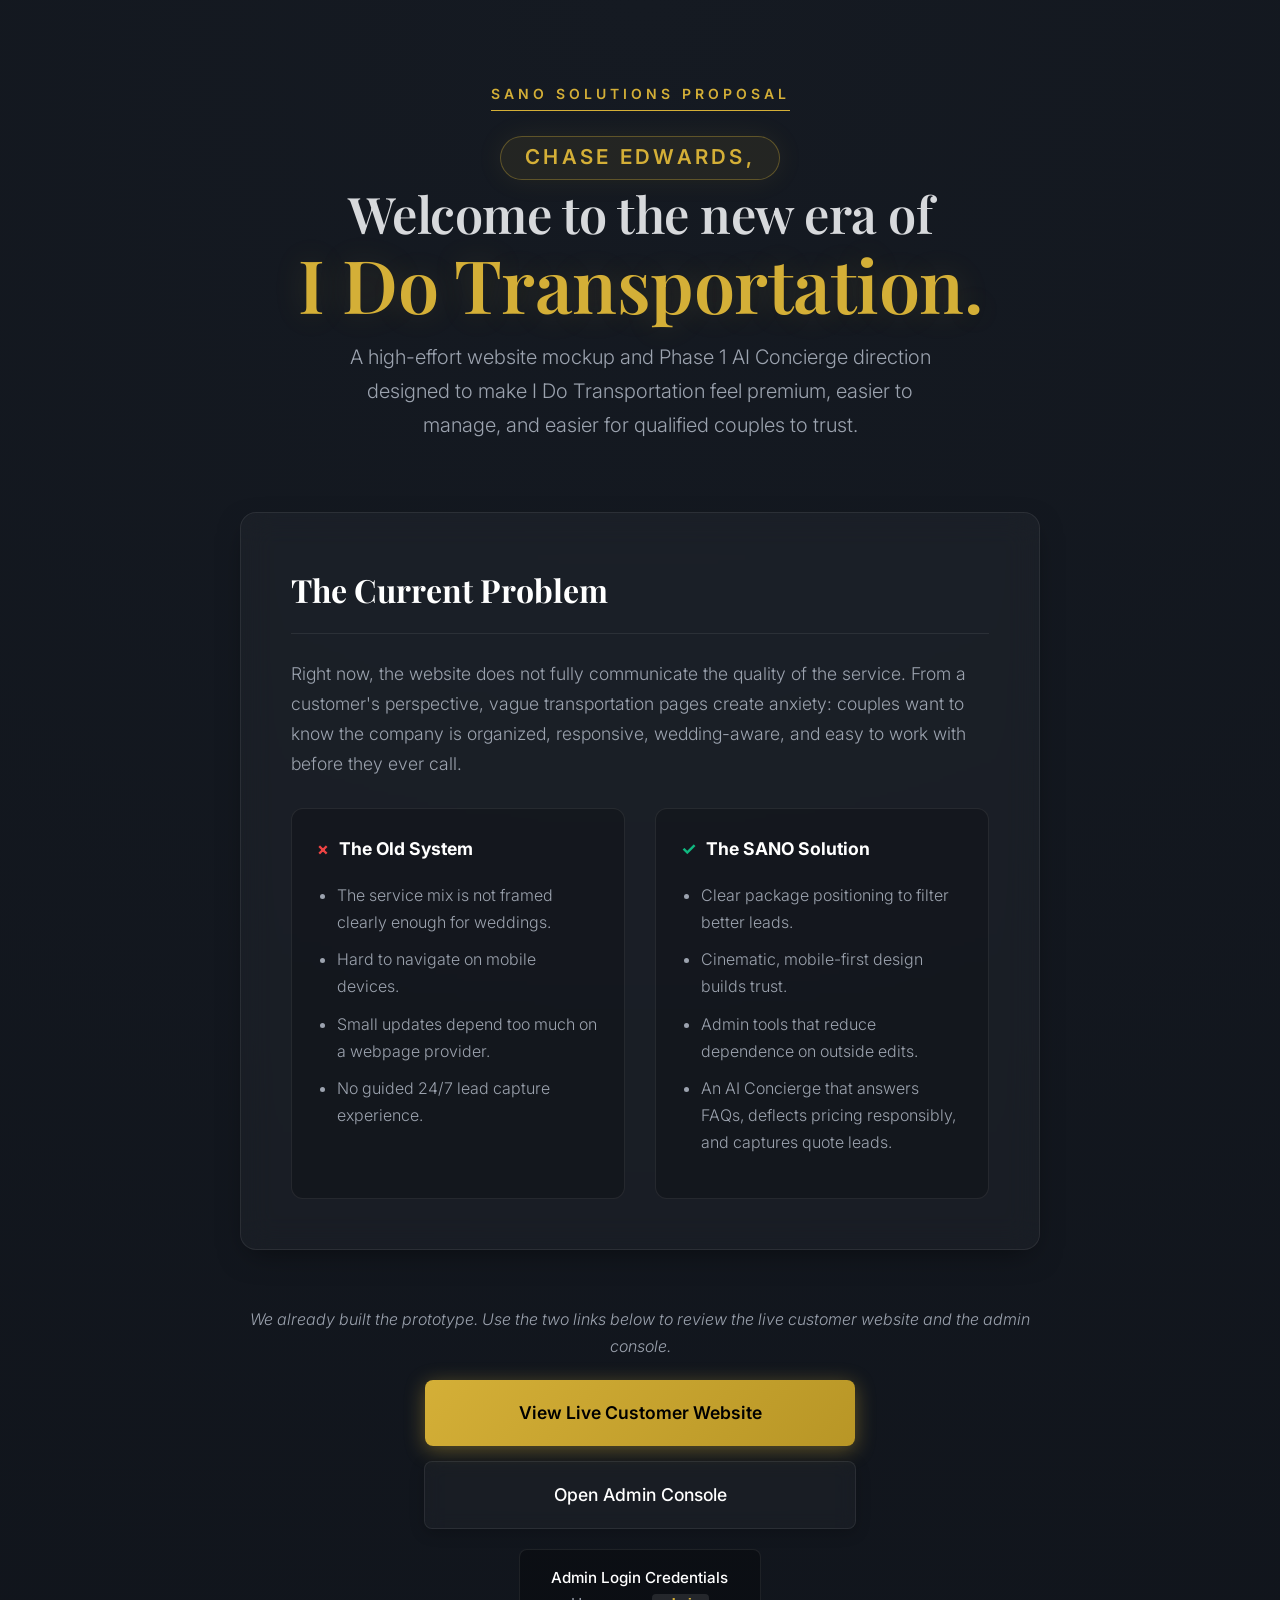
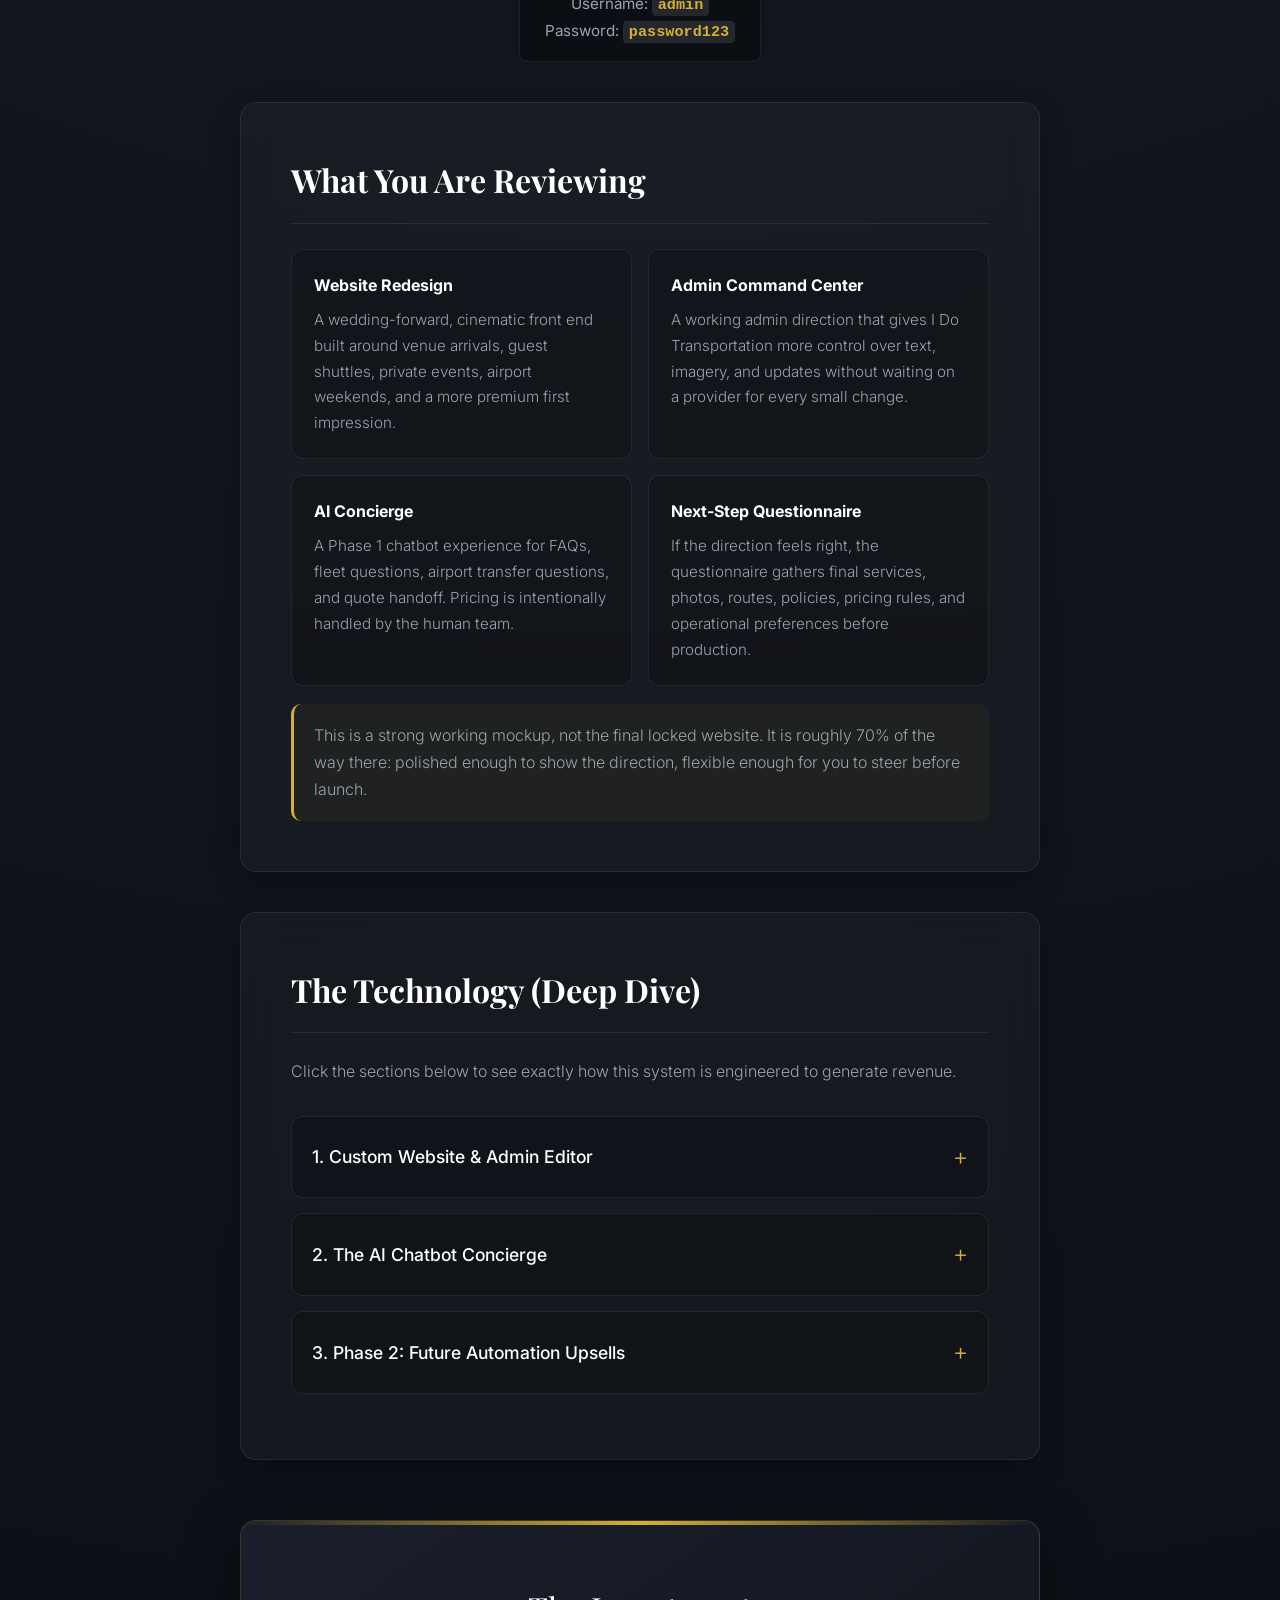
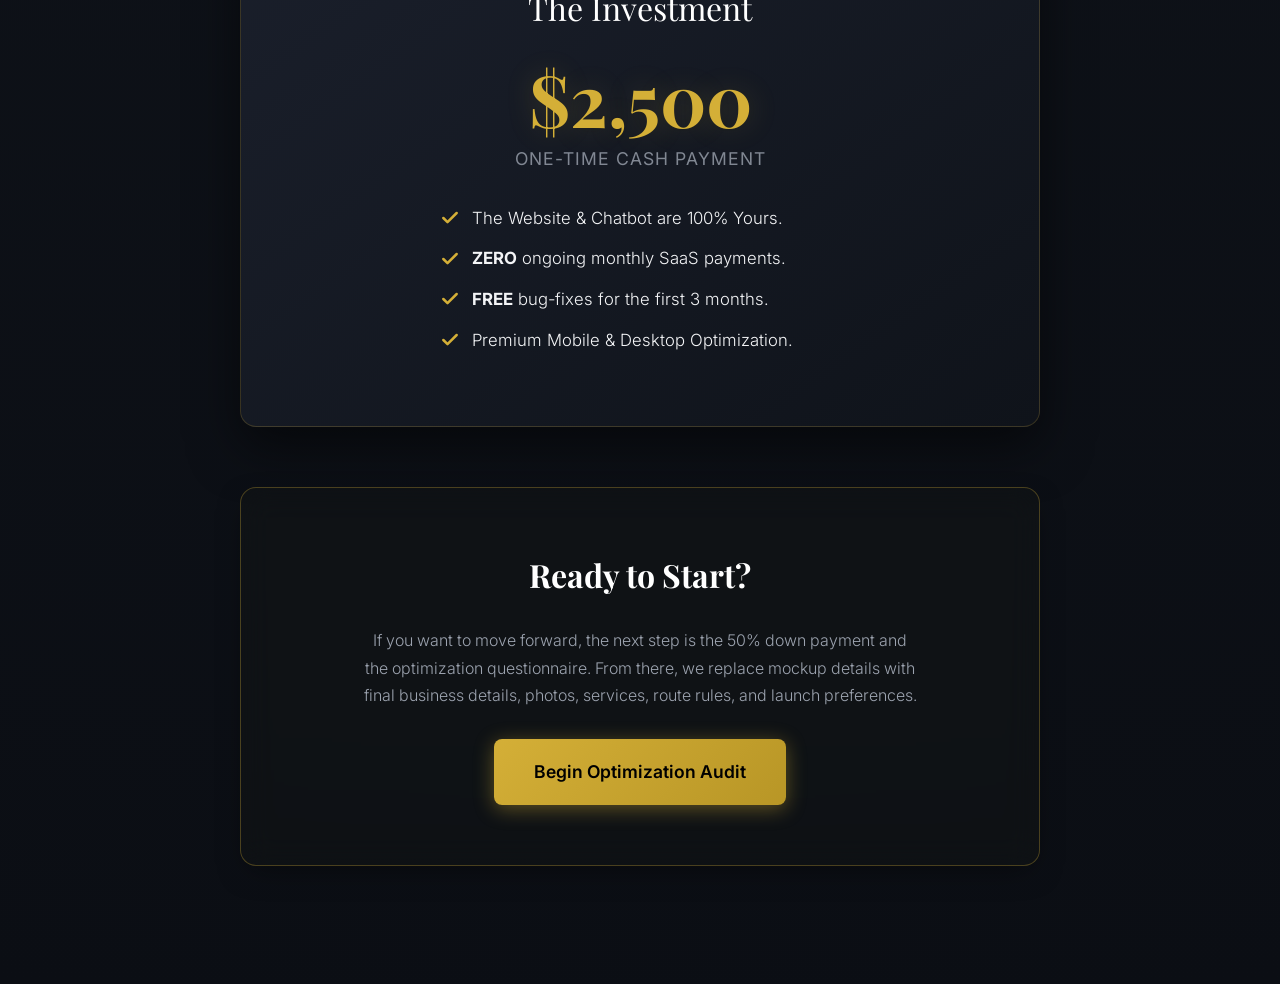
<file: proposal/index.html>
<!DOCTYPE html>
<html lang="en">
<head>
    <meta charset="UTF-8">
    <meta name="viewport" content="width=device-width, initial-scale=1.0">
    <title>I Do Transportation | Digital Overhaul Proposal</title>
    <link rel="preconnect" href="https://fonts.googleapis.com">
    <link rel="preconnect" href="https://fonts.gstatic.com" crossorigin>
    <link href="https://fonts.googleapis.com/css2?family=Inter:wght@300;400;500;600&family=Playfair+Display:ital,wght@0,600;0,700;1,600&display=swap" rel="stylesheet">
    <style>
        :root {
            /* Cinematic Dark Mode Palette */
            --bg-deep: #0B0E14;
            --bg-card: rgba(255, 255, 255, 0.03);
            --bg-card-hover: rgba(255, 255, 255, 0.05);
            --text-main: #F3F4F6;
            --text-muted: #9CA3AF;
            --accent-gold: #D4AF37;
            --accent-gold-glow: rgba(212, 175, 55, 0.4);
            --accent-dark: #1A1F2B;
            --border-soft: rgba(255, 255, 255, 0.08);
            --shadow-soft: 0 10px 30px -10px rgba(0, 0, 0, 0.5);
            --shadow-hover: 0 20px 40px -15px rgba(0, 0, 0, 0.7);
        }

        body {
            font-family: 'Inter', sans-serif;
            background: radial-gradient(circle at top center, #151A22 0%, var(--bg-deep) 100%);
            color: var(--text-main);
            margin: 0;
            padding: 0;
            line-height: 1.7;
            -webkit-font-smoothing: antialiased;
            min-height: 100vh;
        }

        .container {
            max-width: 800px;
            margin: 0 auto;
            padding: 80px 20px;
        }

        /* Hero */
        header {
            text-align: center;
            margin-bottom: 70px;
            animation: fadeInDown 1s ease-out;
        }

        @keyframes fadeInDown {
            from { opacity: 0; transform: translateY(-20px); }
            to { opacity: 1; transform: translateY(0); }
        }

        .logo {
            font-size: 14px;
            font-weight: 600;
            letter-spacing: 4px;
            text-transform: uppercase;
            color: var(--accent-gold);
            margin-bottom: 25px;
            display: inline-block;
            border-bottom: 1px solid var(--accent-gold);
            padding-bottom: 4px;
        }

        h1 {
            font-family: 'Playfair Display', serif;
            font-size: 3.5rem;
            font-weight: 600;
            color: #FFFFFF;
            margin: 0 0 20px 0;
            line-height: 1.15;
            letter-spacing: -0.5px;
        }

        .proposal-headline {
            display: grid;
            justify-items: center;
            gap: 6px;
        }

        .headline-client {
            display: inline-block;
            padding: 8px 24px 10px;
            border: 1px solid rgba(212, 175, 55, 0.34);
            border-radius: 999px;
            background: rgba(212, 175, 55, 0.08);
            color: var(--accent-gold);
            font-family: 'Inter', sans-serif;
            font-size: 1.28rem;
            font-weight: 600;
            letter-spacing: 0.16em;
            line-height: 1.2;
            text-transform: uppercase;
            box-shadow: 0 0 28px rgba(212, 175, 55, 0.08);
        }

        .headline-era {
            display: block;
            color: rgba(243, 244, 246, 0.88);
            font-size: clamp(1.65rem, 4vw, 3.15rem);
            line-height: 1.08;
            white-space: nowrap;
        }

        .headline-brand {
            display: block;
            color: var(--accent-gold);
            font-size: clamp(2.9rem, 7vw, 4.6rem);
            line-height: 1;
            white-space: nowrap;
            text-shadow: 0 0 32px rgba(212, 175, 55, 0.16);
        }

        .subtitle {
            color: var(--text-muted);
            font-size: 1.25rem;
            font-weight: 300;
            max-width: 600px;
            margin: 0 auto;
        }

        /* Glassmorphism Sections */
        .section {
            background: var(--bg-card);
            backdrop-filter: blur(16px);
            -webkit-backdrop-filter: blur(16px);
            border: 1px solid var(--border-soft);
            border-radius: 16px;
            padding: 50px;
            margin-bottom: 40px;
            box-shadow: var(--shadow-soft);
            transition: transform 0.3s ease, box-shadow 0.3s ease, border-color 0.3s ease;
        }
        
        .section:hover {
            transform: translateY(-2px);
            box-shadow: var(--shadow-hover);
            border-color: rgba(255,255,255,0.12);
        }

        .section-title {
            font-family: 'Playfair Display', serif;
            font-size: 2rem;
            color: #FFFFFF;
            margin-top: 0;
            margin-bottom: 25px;
            padding-bottom: 15px;
            border-bottom: 1px solid var(--border-soft);
        }

        /* Grid for Comparison */
        .comparison-grid {
            display: grid;
            grid-template-columns: 1fr 1fr;
            gap: 30px;
            margin-top: 30px;
        }

        .comparison-card {
            padding: 25px;
            border-radius: 12px;
            background: rgba(0,0,0,0.2);
            border: 1px solid var(--border-soft);
            transition: all 0.3s ease;
        }

        .comparison-card:hover {
            background: rgba(0,0,0,0.3);
            border-color: rgba(255,255,255,0.15);
        }

        .comparison-card h3 {
            margin-top: 0;
            font-size: 1.1rem;
            color: #FFFFFF;
            display: flex;
            align-items: center;
            gap: 10px;
        }

        .icon-red { color: #EF4444; }
        .icon-green { color: #10B981; }

        .review-grid {
            display: grid;
            grid-template-columns: repeat(2, minmax(0, 1fr));
            gap: 16px;
            margin-top: 24px;
        }

        .review-card {
            background: rgba(0,0,0,0.22);
            border: 1px solid var(--border-soft);
            border-radius: 12px;
            padding: 22px;
        }

        .review-card strong {
            display: block;
            color: #FFFFFF;
            font-size: 1rem;
            margin-bottom: 8px;
        }

        .review-card p {
            color: var(--text-muted);
            font-size: 0.95rem;
            font-weight: 300;
            margin: 0;
        }

        .prototype-note {
            margin-top: 18px;
            padding: 18px 20px;
            border-left: 3px solid var(--accent-gold);
            border-radius: 10px;
            background: rgba(212, 175, 55, 0.05);
            color: var(--text-muted);
            font-weight: 300;
        }

        /* Accordions */
        details {
            background: rgba(0,0,0,0.2);
            border: 1px solid var(--border-soft);
            border-radius: 12px;
            margin-bottom: 15px;
            overflow: hidden;
            transition: all 0.3s ease;
        }
        
        details[open] {
            border-color: var(--accent-gold);
            box-shadow: 0 0 20px rgba(212, 175, 55, 0.05);
            background: rgba(212, 175, 55, 0.02);
        }

        summary {
            padding: 20px;
            font-weight: 500;
            color: #FFFFFF;
            cursor: pointer;
            list-style: none;
            display: flex;
            justify-content: space-between;
            align-items: center;
            font-size: 1.1rem;
            transition: color 0.3s ease;
        }
        
        summary:hover {
            color: var(--accent-gold);
        }

        summary::-webkit-details-marker {
            display: none;
        }

        summary::after {
            content: '+';
            color: var(--accent-gold);
            font-size: 1.5rem;
            font-weight: 300;
            transition: transform 0.3s ease;
        }

        details[open] summary::after {
            transform: rotate(45deg);
        }

        .details-content {
            padding: 0 20px 20px 20px;
            color: var(--text-muted);
            line-height: 1.6;
            font-weight: 300;
        }

        .details-content strong {
            color: var(--accent-gold);
            font-weight: 500;
        }

        /* Investment Block */
        .investment-block {
            background: linear-gradient(145deg, #1A1F2B, #0F131A);
            border: 1px solid rgba(212, 175, 55, 0.2);
            color: white;
            text-align: center;
            padding: 60px;
            border-radius: 16px;
            margin: 60px 0;
            position: relative;
            overflow: hidden;
            box-shadow: 0 20px 50px rgba(0,0,0,0.5);
        }

        .investment-block::before {
            content: '';
            position: absolute;
            top: 0; right: 0; left: 0; height: 4px;
            background: linear-gradient(90deg, transparent, var(--accent-gold), transparent);
        }

        .price {
            font-family: 'Playfair Display', serif;
            font-size: 4.5rem;
            font-weight: 700;
            color: var(--accent-gold);
            margin: 20px 0 10px 0;
            line-height: 1;
            text-shadow: 0 0 30px rgba(212, 175, 55, 0.2);
        }

        .price-sub {
            font-size: 1.1rem;
            opacity: 0.8;
            margin-bottom: 30px;
            letter-spacing: 1px;
            text-transform: uppercase;
            color: var(--text-muted);
        }

        .guarantee-list {
            list-style: none;
            padding: 0;
            text-align: left;
            max-width: 400px;
            margin: 0 auto;
        }

        .guarantee-list li {
            margin-bottom: 12px;
            display: flex;
            align-items: center;
            gap: 12px;
            font-weight: 300;
            font-size: 1.05rem;
            color: var(--text-main);
        }

        /* Buttons */
        .btn-container {
            text-align: center;
            margin: 40px 0;
        }

        .btn {
            display: inline-block;
            background: var(--bg-card);
            color: #FFFFFF;
            text-decoration: none;
            padding: 18px 40px;
            font-size: 1.1rem;
            font-weight: 500;
            border-radius: 8px;
            transition: all 0.3s ease;
            box-shadow: 0 4px 15px rgba(0,0,0,0.2);
            border: 1px solid var(--border-soft);
            backdrop-filter: blur(8px);
        }

        .btn:hover {
            transform: translateY(-2px);
            box-shadow: 0 8px 25px rgba(0,0,0,0.4);
            border-color: rgba(255,255,255,0.2);
            background: var(--bg-card-hover);
        }

        .btn-gold {
            background: linear-gradient(135deg, #D4AF37 0%, #B89626 100%);
            color: #000000;
            font-weight: 600;
            border: none;
            box-shadow: 0 4px 20px var(--accent-gold-glow);
        }

        .btn-gold:hover {
            background: linear-gradient(135deg, #E6C24A 0%, #C4A133 100%);
            box-shadow: 0 8px 30px rgba(212, 175, 55, 0.6);
            color: #000000;
        }

        /* Syntax Highlighting overrides for dark mode */
        code {
            background: rgba(255,255,255,0.1) !important;
            color: var(--accent-gold) !important;
        }

        @media (max-width: 768px) {
            .comparison-grid {
                grid-template-columns: 1fr;
            }
            .review-grid {
                grid-template-columns: 1fr;
            }
            h1 { font-size: 2.5rem; }
            .headline-client {
                padding: 7px 18px 9px;
                font-size: 1rem;
                letter-spacing: 0.11em;
            }
            .headline-era {
                font-size: clamp(1.18rem, 6vw, 1.65rem);
            }
            .headline-brand {
                font-size: clamp(1.78rem, 8.9vw, 3.2rem);
            }
            .price { font-size: 3.5rem; }
            .container { padding: 40px 20px; }
        }
    </style>
</head>
<body>

    <div class="container">
        
        <!-- Hero Section -->
        <header>
            <div class="logo">SANO Solutions Proposal</div>
            <h1 class="proposal-headline">
                <span class="headline-client">Chase Edwards,</span>
                <span class="headline-era">Welcome to the new era of</span>
                <span class="headline-brand">I Do Transportation.</span>
            </h1>
            <p class="subtitle">A high-effort website mockup and Phase 1 AI Concierge direction designed to make I Do Transportation feel premium, easier to manage, and easier for qualified couples to trust.</p>
        </header>

        <!-- The Audit -->
        <div class="section">
            <h2 class="section-title">The Current Problem</h2>
            <p style="color: var(--text-muted); font-size: 1.1rem; font-weight: 300;">Right now, the website does not fully communicate the quality of the service. From a customer's perspective, vague transportation pages create anxiety: couples want to know the company is organized, responsive, wedding-aware, and easy to work with before they ever call.</p>
            
            <div class="comparison-grid">
                <div class="comparison-card">
                    <h3><span class="icon-red">&times;</span> The Old System</h3>
                    <ul style="color: var(--text-muted); padding-left: 20px; font-weight: 300;">
                        <li style="margin-bottom:10px;">The service mix is not framed clearly enough for weddings.</li>
                        <li style="margin-bottom:10px;">Hard to navigate on mobile devices.</li>
                        <li style="margin-bottom:10px;">Small updates depend too much on a webpage provider.</li>
                        <li>No guided 24/7 lead capture experience.</li>
                    </ul>
                </div>
                <div class="comparison-card">
                    <h3><span class="icon-green">&#10003;</span> The SANO Solution</h3>
                    <ul style="color: var(--text-muted); padding-left: 20px; font-weight: 300;">
                        <li style="margin-bottom:10px;">Clear package positioning to filter better leads.</li>
                        <li style="margin-bottom:10px;">Cinematic, mobile-first design builds trust.</li>
                        <li style="margin-bottom:10px;">Admin tools that reduce dependence on outside edits.</li>
                        <li>An AI Concierge that answers FAQs, deflects pricing responsibly, and captures quote leads.</li>
                    </ul>
                </div>
            </div>
        </div>

        <!-- The Demo Link -->
        <div class="btn-container" style="display: flex; flex-direction: column; align-items: center; gap: 15px;">
            <p style="color: var(--text-muted); margin-bottom: 5px; font-style: italic; font-weight: 300;">We already built the prototype. Use the two links below to review the live customer website and the admin console.</p>
            <a href="https://heartbeat-djs.github.io/ido-transportation-modernization/" target="_blank" class="btn btn-gold" style="width: 100%; max-width: 350px;">View Live Customer Website</a>
            <a href="https://configurations-thereby-cfr-qld.trycloudflare.com/admin/login.html" target="_blank" class="btn" style="width: 100%; max-width: 350px;">Open Admin Console</a>
            <div style="background: rgba(0,0,0,0.3); border: 1px solid var(--border-soft); padding: 15px 25px; border-radius: 8px; margin-top: 5px; font-size: 0.95rem; color: var(--text-muted); text-align: center;">
                <strong style="color: #FFFFFF; font-weight: 500;">Admin Login Credentials</strong><br>
                Username: <code style="padding: 2px 6px; border-radius: 4px; font-weight: 600;">admin</code><br>
                Password: <code style="padding: 2px 6px; border-radius: 4px; font-weight: 600;">password123</code>
            </div>
        </div>

        <div class="section">
            <h2 class="section-title">What You Are Reviewing</h2>
            <div class="review-grid">
                <div class="review-card">
                    <strong>Website Redesign</strong>
                    <p>A wedding-forward, cinematic front end built around venue arrivals, guest shuttles, private events, airport weekends, and a more premium first impression.</p>
                </div>
                <div class="review-card">
                    <strong>Admin Command Center</strong>
                    <p>A working admin direction that gives I Do Transportation more control over text, imagery, and updates without waiting on a provider for every small change.</p>
                </div>
                <div class="review-card">
                    <strong>AI Concierge</strong>
                    <p>A Phase 1 chatbot experience for FAQs, fleet questions, airport transfer questions, and quote handoff. Pricing is intentionally handled by the human team.</p>
                </div>
                <div class="review-card">
                    <strong>Next-Step Questionnaire</strong>
                    <p>If the direction feels right, the questionnaire gathers final services, photos, routes, policies, pricing rules, and operational preferences before production.</p>
                </div>
            </div>
            <div class="prototype-note">
                This is a strong working mockup, not the final locked website. It is roughly 70% of the way there: polished enough to show the direction, flexible enough for you to steer before launch.
            </div>
        </div>

        <!-- The Deep Dive Accordions -->
        <div class="section">
            <h2 class="section-title">The Technology (Deep Dive)</h2>
            <p style="color: var(--text-muted); margin-bottom: 30px; font-weight: 300;">Click the sections below to see exactly how this system is engineered to generate revenue.</p>

            <details>
                <summary>1. Custom Website & Admin Editor</summary>
                <div class="details-content">
                    Your new website is custom-coded, mobile-first, and built around the wedding transportation journey. Unlike a static page that requires outside help for every change, it includes a private <strong>Admin Command Center</strong> direction so common content and image updates can be handled with more ownership.
                </div>
            </details>

            <details>
                <summary>2. The AI Chatbot Concierge</summary>
                <div class="details-content">
                    A 24/7 digital assistant embedded directly into the site. It answers common questions about weddings, fleet capacity, airports, and event logistics, then hands quote requests to the human team. It <strong>does not publish pricing in chat</strong>; it deflects pricing questions into a quote/text flow so the lead stays qualified and personal.
                </div>
            </details>

            <details>
                <summary>3. Phase 2: Future Automation Upsells</summary>
                <div class="details-content">
                    The first focus is the custom website, admin control, and AI FAQ/lead handoff. Once that foundation is working, future Phase 2 options could include an <strong>AI Voice Receptionist</strong> and <strong>Automatic Missed-Call Text Backs</strong>. Those are future upgrades, not required for the initial launch.
                </div>
            </details>
        </div>

        <!-- The Investment -->
        <div class="investment-block">
            <h2 style="font-family: 'Playfair Display', serif; font-size: 2rem; margin-top: 0; font-weight: 400; color: #FFFFFF;">The Investment</h2>
            <div class="price">$2,500</div>
            <div class="price-sub">One-Time Cash Payment</div>
            
            <ul class="guarantee-list">
                <li>
                    <svg width="20" height="20" viewBox="0 0 24 24" fill="none" stroke="var(--accent-gold)" stroke-width="3" stroke-linecap="round" stroke-linejoin="round"><polyline points="20 6 9 17 4 12"></polyline></svg>
                    <span>The Website & Chatbot are 100% Yours.</span>
                </li>
                <li>
                    <svg width="20" height="20" viewBox="0 0 24 24" fill="none" stroke="var(--accent-gold)" stroke-width="3" stroke-linecap="round" stroke-linejoin="round"><polyline points="20 6 9 17 4 12"></polyline></svg>
                    <span><strong>ZERO</strong> ongoing monthly SaaS payments.</span>
                </li>
                <li>
                    <svg width="20" height="20" viewBox="0 0 24 24" fill="none" stroke="var(--accent-gold)" stroke-width="3" stroke-linecap="round" stroke-linejoin="round"><polyline points="20 6 9 17 4 12"></polyline></svg>
                    <span><strong>FREE</strong> bug-fixes for the first 3 months.</span>
                </li>
                <li>
                    <svg width="20" height="20" viewBox="0 0 24 24" fill="none" stroke="var(--accent-gold)" stroke-width="3" stroke-linecap="round" stroke-linejoin="round"><polyline points="20 6 9 17 4 12"></polyline></svg>
                    <span>Premium Mobile & Desktop Optimization.</span>
                </li>
            </ul>
        </div>

        <!-- Next Steps -->
        <div class="section" style="text-align: center; padding: 60px 40px; border-color: rgba(212, 175, 55, 0.3); background: rgba(212, 175, 55, 0.02);">
            <h2 class="section-title" style="border: none; margin-bottom: 10px;">Ready to Start?</h2>
            <p style="color: var(--text-muted); max-width: 560px; margin: 0 auto 30px auto; font-weight: 300;">If you want to move forward, the next step is the 50% down payment and the optimization questionnaire. From there, we replace mockup details with final business details, photos, services, route rules, and launch preferences.</p>
            <a href="https://sano-onboarding.pages.dev" target="_blank" class="btn btn-gold">Begin Optimization Audit</a>
        </div>

    </div>

</body>
</html>
</file>
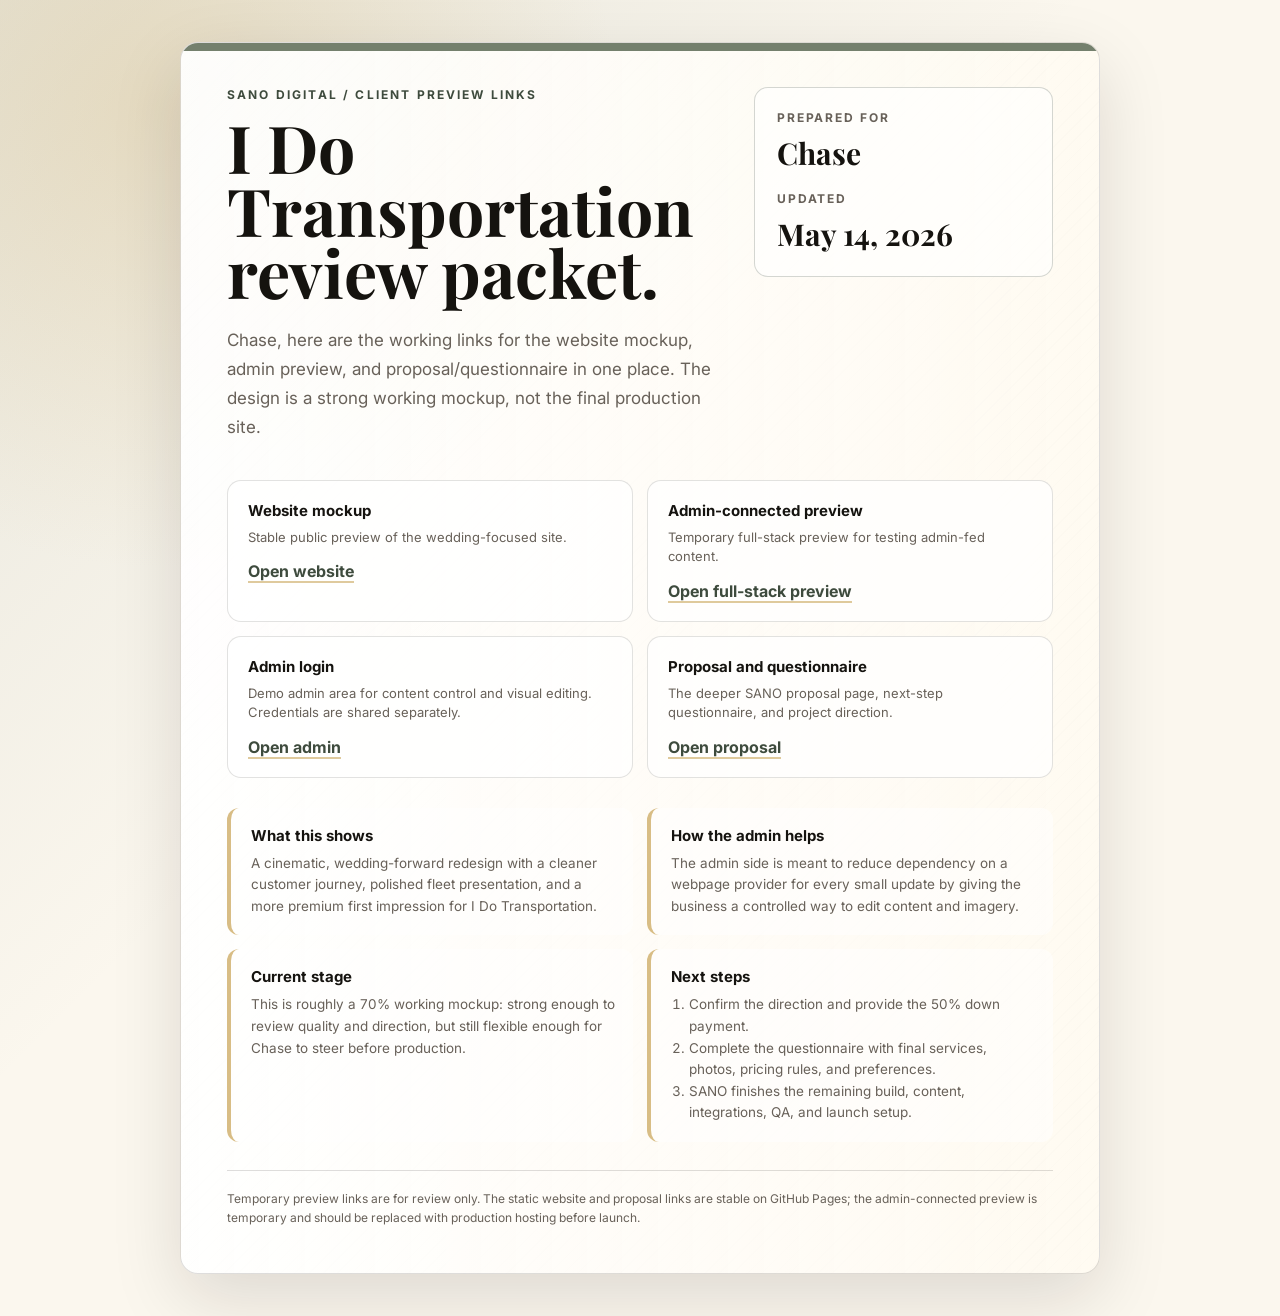
<file: proposal/client-briefing-chase.html>
<!DOCTYPE html>
<html lang="en">
  <head>
    <meta charset="UTF-8" />
    <meta name="viewport" content="width=device-width, initial-scale=1" />
    <title>I Do Transportation | Client Link Sheet</title>
    <meta
      name="description"
      content="One-page client link sheet for the I Do Transportation website mockup, admin preview, proposal, and next steps."
    />
    <link rel="preconnect" href="https://fonts.googleapis.com" />
    <link rel="preconnect" href="https://fonts.gstatic.com" crossorigin />
    <link
      href="https://fonts.googleapis.com/css2?family=Inter:wght@400;500;600;700&family=Playfair+Display:wght@600;700&display=swap"
      rel="stylesheet"
    />
    <style>
      :root {
        --ink: #15130f;
        --muted: #686159;
        --paper: #fbf7ee;
        --card: #fffdf8;
        --sage: #74806d;
        --sage-deep: #3e4b3d;
        --champagne: #d8bd85;
        --line: rgba(21, 19, 15, 0.14);
      }

      * {
        box-sizing: border-box;
      }

      body {
        margin: 0;
        color: var(--ink);
        background:
          radial-gradient(circle at 12% 8%, rgba(216, 189, 133, 0.34), transparent 28%),
          linear-gradient(135deg, rgba(116, 128, 109, 0.15), transparent 42%),
          var(--paper);
        font-family: "Inter", Arial, sans-serif;
      }

      main {
        width: min(920px, calc(100% - 40px));
        margin: 0 auto;
        padding: 42px 0;
      }

      .sheet {
        position: relative;
        overflow: hidden;
        border: 1px solid var(--line);
        border-radius: 18px;
        background:
          linear-gradient(90deg, rgba(255, 255, 255, 0.92), rgba(255, 251, 242, 0.82)),
          repeating-linear-gradient(135deg, rgba(21, 19, 15, 0.035) 0 1px, transparent 1px 10px);
        box-shadow: 0 24px 70px rgba(21, 19, 15, 0.13);
      }

      .sheet::before {
        content: "";
        position: absolute;
        inset: 0;
        border-top: 8px solid var(--sage);
        pointer-events: none;
      }

      header {
        display: grid;
        grid-template-columns: 1.25fr 0.75fr;
        gap: 28px;
        padding: 44px 46px 30px;
      }

      .kicker {
        margin: 0 0 14px;
        color: var(--sage-deep);
        font-size: 12px;
        font-weight: 700;
        letter-spacing: 0.18em;
        text-transform: uppercase;
      }

      h1 {
        margin: 0;
        max-width: 650px;
        font-family: "Playfair Display", Georgia, serif;
        font-size: clamp(42px, 7vw, 66px);
        line-height: 0.95;
        letter-spacing: 0;
      }

      .lede {
        margin: 22px 0 0;
        max-width: 620px;
        color: var(--muted);
        font-size: 17px;
        line-height: 1.7;
      }

      .date-card {
        align-self: start;
        border: 1px solid rgba(62, 75, 61, 0.22);
        border-radius: 14px;
        background: rgba(255, 255, 255, 0.62);
        padding: 22px;
      }

      .date-card span {
        display: block;
        color: var(--muted);
        font-size: 12px;
        font-weight: 700;
        letter-spacing: 0.16em;
        text-transform: uppercase;
      }

      .date-card strong {
        display: block;
        margin-top: 8px;
        font-family: "Playfair Display", Georgia, serif;
        font-size: 30px;
      }

      .content {
        padding: 0 46px 46px;
      }

      .links {
        display: grid;
        grid-template-columns: repeat(2, minmax(0, 1fr));
        gap: 14px;
        margin: 8px 0 30px;
      }

      .link-card {
        min-height: 140px;
        border: 1px solid rgba(21, 19, 15, 0.12);
        border-radius: 14px;
        background: rgba(255, 255, 255, 0.72);
        padding: 20px;
      }

      .link-card strong {
        display: block;
        margin-bottom: 8px;
        font-size: 15px;
      }

      .link-card p {
        margin: 0 0 14px;
        color: var(--muted);
        font-size: 13px;
        line-height: 1.5;
      }

      a {
        color: var(--sage-deep);
        font-weight: 700;
        overflow-wrap: anywhere;
        text-decoration-color: rgba(216, 189, 133, 0.8);
        text-decoration-thickness: 2px;
        text-underline-offset: 4px;
      }

      .note-grid {
        display: grid;
        grid-template-columns: 1fr 1fr;
        gap: 14px;
        margin-top: 8px;
      }

      .note {
        border-left: 4px solid var(--champagne);
        background: rgba(255, 255, 255, 0.55);
        border-radius: 12px;
        padding: 18px 18px 18px 20px;
      }

      .note h2 {
        margin: 0 0 8px;
        font-size: 15px;
      }

      .note p,
      .note li {
        color: var(--muted);
        font-size: 13.5px;
        line-height: 1.6;
      }

      .note p {
        margin: 0;
      }

      ol {
        margin: 0;
        padding-left: 18px;
      }

      footer {
        margin-top: 28px;
        border-top: 1px solid var(--line);
        padding-top: 18px;
        color: var(--muted);
        font-size: 12px;
        line-height: 1.6;
      }

      @media (max-width: 760px) {
        main {
          width: min(100% - 22px, 920px);
          padding: 22px 0;
        }

        header,
        .links,
        .note-grid {
          grid-template-columns: 1fr;
        }

        header,
        .content {
          padding-left: 22px;
          padding-right: 22px;
        }
      }

      @page {
        size: letter;
        margin: 0.35in;
      }

      @media print {
        body {
          background: var(--paper);
        }

        main {
          width: 100%;
          padding: 0;
        }

        .sheet {
          box-shadow: none;
        }

        a {
          color: var(--sage-deep);
        }
      }
    </style>
  </head>
  <body>
    <main>
      <article class="sheet">
        <header>
          <div>
            <p class="kicker">SANO Digital / Client preview links</p>
            <h1>I Do Transportation review packet.</h1>
            <p class="lede">
              Chase, here are the working links for the website mockup, admin preview, and proposal/questionnaire in one place. The design is a strong working mockup, not the final production site.
            </p>
          </div>
          <aside class="date-card">
            <span>Prepared for</span>
            <strong>Chase</strong>
            <span style="margin-top: 18px;">Updated</span>
            <strong>May 14, 2026</strong>
          </aside>
        </header>

        <div class="content">
          <section class="links" aria-label="Review links">
            <div class="link-card">
              <strong>Website mockup</strong>
              <p>Stable public preview of the wedding-focused site.</p>
              <a href="https://heartbeat-djs.github.io/ido-transportation-modernization/">Open website</a>
            </div>
            <div class="link-card">
              <strong>Admin-connected preview</strong>
              <p>Temporary full-stack preview for testing admin-fed content.</p>
              <a href="https://searched-goals-left-forum.trycloudflare.com/preview/">Open full-stack preview</a>
            </div>
            <div class="link-card">
              <strong>Admin login</strong>
              <p>Demo admin area for content control and visual editing. Credentials are shared separately.</p>
              <a href="https://searched-goals-left-forum.trycloudflare.com/admin/login.html">Open admin</a>
            </div>
            <div class="link-card">
              <strong>Proposal and questionnaire</strong>
              <p>The deeper SANO proposal page, next-step questionnaire, and project direction.</p>
              <a href="https://heartbeat-djs.github.io/ido-transportation-modernization/proposal/">Open proposal</a>
            </div>
          </section>

          <section class="note-grid" aria-label="Project notes">
            <div class="note">
              <h2>What this shows</h2>
              <p>
                A cinematic, wedding-forward redesign with a cleaner customer journey, polished fleet presentation, and a more premium first impression for I Do Transportation.
              </p>
            </div>
            <div class="note">
              <h2>How the admin helps</h2>
              <p>
                The admin side is meant to reduce dependency on a webpage provider for every small update by giving the business a controlled way to edit content and imagery.
              </p>
            </div>
            <div class="note">
              <h2>Current stage</h2>
              <p>
                This is roughly a 70% working mockup: strong enough to review quality and direction, but still flexible enough for Chase to steer before production.
              </p>
            </div>
            <div class="note">
              <h2>Next steps</h2>
              <ol>
                <li>Confirm the direction and provide the 50% down payment.</li>
                <li>Complete the questionnaire with final services, photos, pricing rules, and preferences.</li>
                <li>SANO finishes the remaining build, content, integrations, QA, and launch setup.</li>
              </ol>
            </div>
          </section>

          <footer>
            Temporary preview links are for review only. The static website and proposal links are stable on GitHub Pages; the admin-connected preview is temporary and should be replaced with production hosting before launch.
          </footer>
        </div>
      </article>
    </main>
  </body>
</html>
</file>
